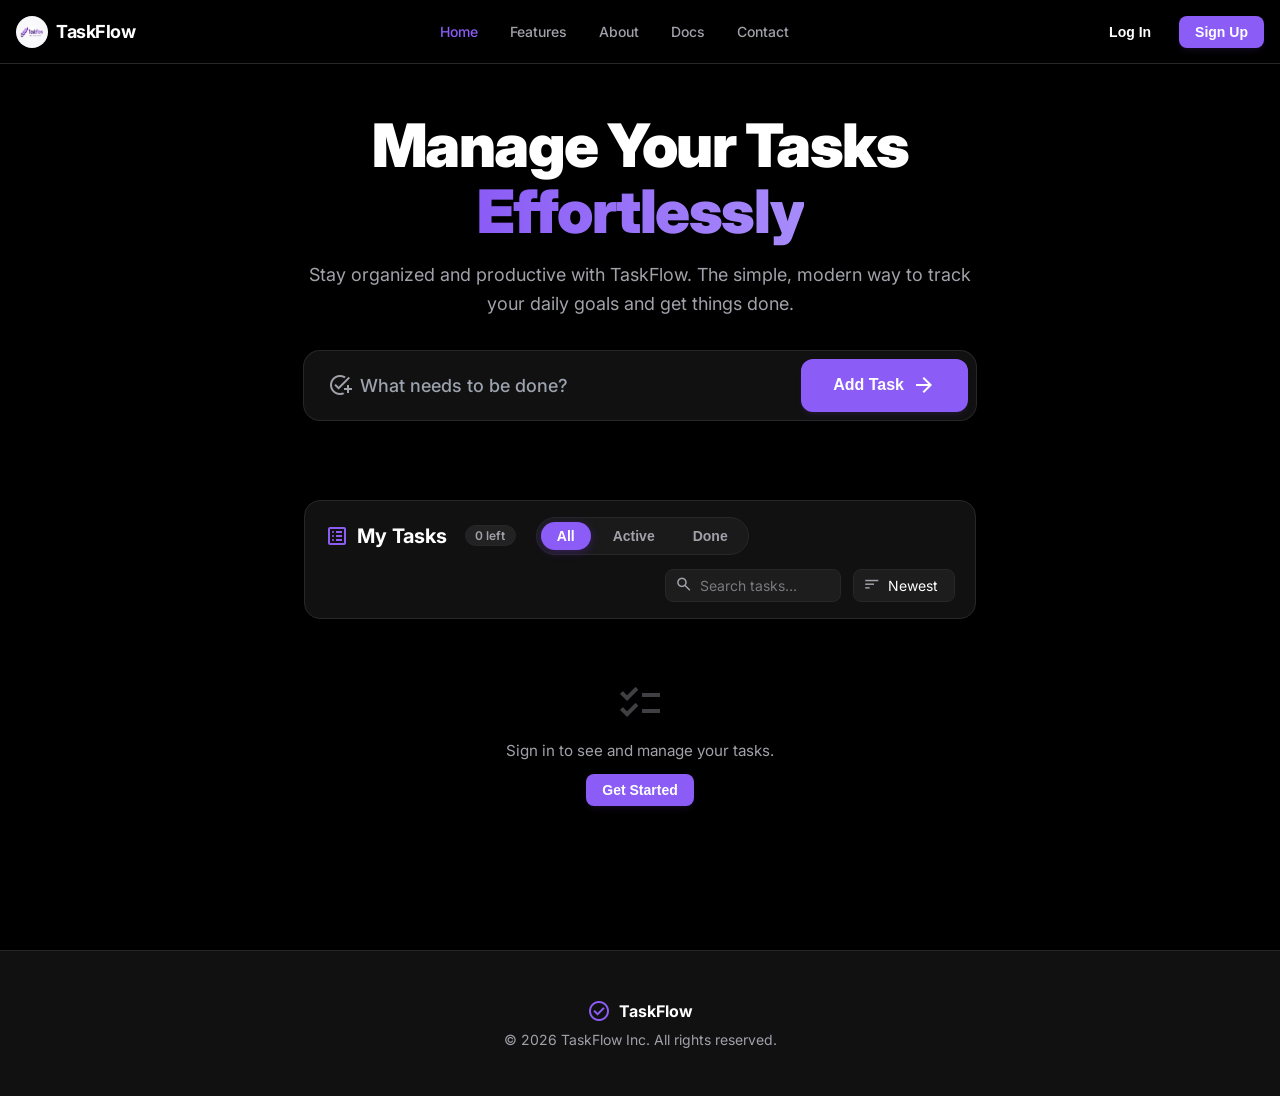
<file: index.html>
<!DOCTYPE html>
<html lang="en">

<head>
    <meta charset="UTF-8">
    <meta name="viewport" content="width=device-width, initial-scale=1.0">
    <title>TaskFlow - Home</title>
    <!-- Favicons -->
    <link rel="apple-touch-icon" sizes="180x180" href="./assets/favicons/apple-touch-icon.png">
    <link rel="icon" type="image/png" sizes="32x32" href="./assets/favicons/favicon-32x32.png">
    <link rel="icon" type="image/png" sizes="16x16" href="./assets/favicons/favicon-16x16.png">
    <link rel="manifest" href="./assets/favicons/site.webmanifest">
    <link rel="shortcut icon" href="./assets/favicons/favicon.ico">

    <!-- Link to the main style file -->
    <link rel="stylesheet" href="./css/style.css">
    <link rel="stylesheet" href="./css/auth.css">
</head>

<body>
    <!-- Global Navigation Bar -->
    <header class="navbar">
        <div class="container nav-content">
            <a href="index.html" class="logo-section">
                <div class="logo-icon" style="background: none; box-shadow: none;">
                    <img src="./assets/favicons/android-chrome-192x192.png" alt="TaskFlow Logo"
                        style="width: 100%; height: 100%; object-fit: contain; border-radius: 50%;">
                </div>
                <span class="logo-text">TaskFlow</span>
            </a>

            <nav class="nav-links">
                <a href="index.html" class="nav-link active">Home</a>
                <a href="features.html" class="nav-link">Features</a>
                <a href="about.html" class="nav-link">About</a>
                <a href="docs.html" class="nav-link">Docs</a>
                <a href="contact.html" class="nav-link">Contact</a>
            </nav>

            <div class="nav-actions">
                <!-- Populated by auth.js based on session state -->
            </div>
        </div>
    </header>

    <!-- Main Content Area: The To-Do App -->
    <main>
        <!-- Hero Section -->
        <div class="hero-section">
            <h1 class="hero-title">
                Manage Your Tasks <br />
                <span class="text-gradient">Effortlessly</span>
            </h1>
            <p class="hero-subtitle">
                Stay organized and productive with TaskFlow. The simple, modern way to track your daily goals and get
                things done.
            </p>

            <!-- Input Form Structure -->
            <div class="task-form-container">
                <!-- We use an ID to easily select this form in Javascript -->
                <form id="todo-form" class="task-form">
                    <div class="input-group">
                        <span class="material-symbols-outlined input-icon">add_task</span>
                        <!-- The input field where users type their tasks -->
                        <input type="text" id="todo-input" class="task-input" placeholder="What needs to be done?"
                            aria-label="New task input">
                    </div>
                    <button type="submit" class="btn btn-primary btn-add">
                        <span>Add Task</span>
                        <span class="material-symbols-outlined">arrow_forward</span>
                    </button>
                </form>
            </div>
        </div>

        <!-- Task List container where tasks will be injected by JavaScript -->
        <div class="task-list-container">
            <!-- ─── Filter / Control Bar ─────────────────────────────────── -->
            <div class="filter-bar">
                <!-- Left: title + task count -->
                <div class="filter-bar-left">
                    <h2 class="list-title">
                        <span class="material-symbols-outlined text-primary">list_alt</span>
                        My Tasks
                        <span id="task-count" class="task-count-badge"></span>
                    </h2>
                </div>

                <!-- Centre: status filter pills -->
                <div class="filter-pills" id="filter-pills">
                    <button class="filter-pill active" data-filter="all" onclick="setFilter('all')">All</button>
                    <button class="filter-pill" data-filter="active" onclick="setFilter('active')">Active</button>
                    <button class="filter-pill" data-filter="completed" onclick="setFilter('completed')">Done</button>
                </div>

                <!-- Right: search + sort + clear -->
                <div class="filter-bar-right">
                    <div class="search-box">
                        <span class="material-symbols-outlined search-icon">search</span>
                        <input type="text" id="task-search" class="search-input" placeholder="Search tasks…"
                            oninput="renderTasks()">
                    </div>

                    <div class="sort-wrapper">
                        <span class="material-symbols-outlined sort-icon">sort</span>
                        <select id="task-sort" class="sort-select" onchange="renderTasks()">
                            <option value="newest">Newest</option>
                            <option value="oldest">Oldest</option>
                            <option value="az">A → Z</option>
                            <option value="za">Z → A</option>
                        </select>
                    </div>

                    <button class="btn-clear-done" id="clear-done-btn" onclick="clearCompleted()"
                        title="Remove all completed tasks">
                        <span class="material-symbols-outlined">delete_sweep</span>
                        <span>Clear done</span>
                    </button>
                </div>
            </div>

            <!-- Task List -->
            <div id="todo-list" class="task-list"></div>
        </div>
    </main>

    <!-- Global Footer -->
    <footer>
        <div class="container footer-content">
            <div class="footer-brand">
                <div class="footer-logo">
                    <span class="material-symbols-outlined text-primary">check_circle</span>
                    <span>TaskFlow</span>
                </div>
                <p class="footer-text">© 2026 TaskFlow Inc. All rights reserved.</p>
            </div>
        </div>
    </footer>

    <!-- auth.js must load before app.js so getLoggedInUser() is available -->
    <script src="./js/auth.js"></script>
    <script src="./js/app.js"></script>
</body>

</html>
</file>
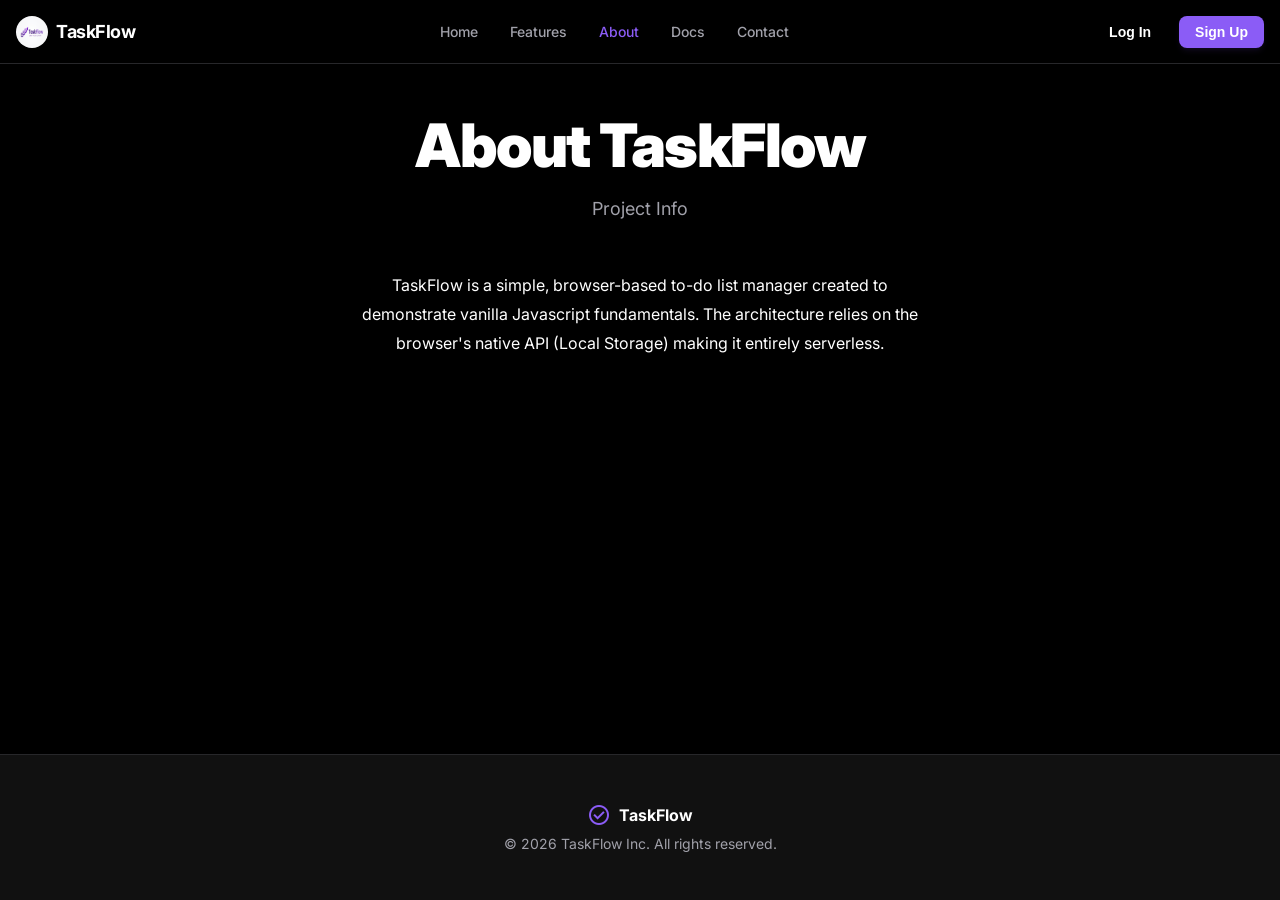
<file: about.html>
<!DOCTYPE html>
<html lang="en">

<head>
    <meta charset="UTF-8">
    <meta name="viewport" content="width=device-width, initial-scale=1.0">
    <title>TaskFlow - About</title>
    <!-- Favicons -->
    <link rel="apple-touch-icon" sizes="180x180" href="./assets/favicons/apple-touch-icon.png">
    <link rel="icon" type="image/png" sizes="32x32" href="./assets/favicons/favicon-32x32.png">
    <link rel="icon" type="image/png" sizes="16x16" href="./assets/favicons/favicon-16x16.png">
    <link rel="manifest" href="./assets/favicons/site.webmanifest">
    <link rel="shortcut icon" href="./assets/favicons/favicon.ico">
    <link rel="stylesheet" href="./css/style.css">
</head>

<body>
    <header class="navbar">
        <div class="container nav-content">
            <a href="index.html" class="logo-section">
                <div class="logo-icon" style="background: none; box-shadow: none;">
                    <img src="./assets/favicons/android-chrome-192x192.png" alt="TaskFlow Logo"
                        style="width: 100%; height: 100%; object-fit: contain; border-radius: 50%;">
                </div>
                <span class="logo-text">TaskFlow</span>
            </a>

            <nav class="nav-links">
                <a href="index.html" class="nav-link">Home</a>
                <a href="features.html" class="nav-link">Features</a>
                <a href="about.html" class="nav-link active">About</a>
                <a href="docs.html" class="nav-link">Docs</a>
                <a href="contact.html" class="nav-link">Contact</a>
            </nav>

            <div class="nav-actions">
                <!-- Populated by auth.js -->
            </div>
        </div>
    </header>

    <main>
        <div class="hero-section">
            <h1 class="hero-title">About TaskFlow</h1>
            <p class="hero-subtitle">Project Info</p>
        </div>
        <div class="container" style="max-width: 600px; margin: 0 auto; text-align: center; line-height: 1.8;">
            <p>TaskFlow is a simple, browser-based to-do list manager created to demonstrate vanilla Javascript
                fundamentals. The architecture relies on the browser's native API (Local Storage) making it entirely
                serverless.</p>
        </div>
    </main>

    <footer>
        <div class="container footer-content">
            <div class="footer-brand">
                <div class="footer-logo">
                    <span class="material-symbols-outlined text-primary">check_circle</span>
                    <span>TaskFlow</span>
                </div>
                <p class="footer-text">© 2026 TaskFlow Inc. All rights reserved.</p>
            </div>
        </div>
    </footer>

    <!-- Auth Logic Script -->
    <script src="./js/auth.js"></script>
</body>

</html>
</file>
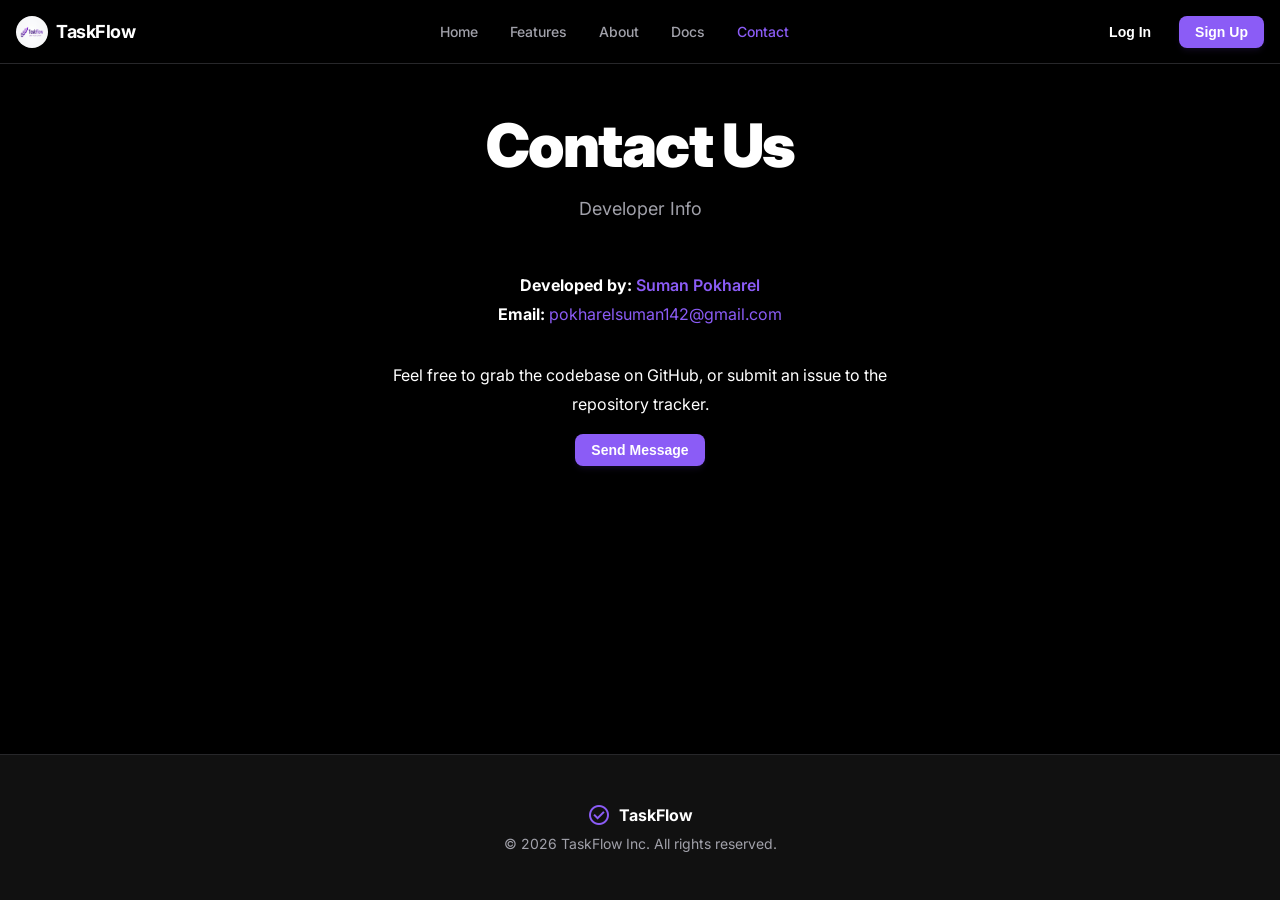
<file: contact.html>
<!DOCTYPE html>
<html lang="en">

<head>
    <meta charset="UTF-8">
    <meta name="viewport" content="width=device-width, initial-scale=1.0">
    <title>TaskFlow - Contact</title>
    <!-- Favicons -->
    <link rel="apple-touch-icon" sizes="180x180" href="./assets/favicons/apple-touch-icon.png">
    <link rel="icon" type="image/png" sizes="32x32" href="./assets/favicons/favicon-32x32.png">
    <link rel="icon" type="image/png" sizes="16x16" href="./assets/favicons/favicon-16x16.png">
    <link rel="manifest" href="./assets/favicons/site.webmanifest">
    <link rel="shortcut icon" href="./assets/favicons/favicon.ico">
    <link rel="stylesheet" href="./css/style.css">
</head>

<body>
    <header class="navbar">
        <div class="container nav-content">
            <a href="index.html" class="logo-section">
                <div class="logo-icon" style="background: none; box-shadow: none;">
                    <img src="./assets/favicons/android-chrome-192x192.png" alt="TaskFlow Logo"
                        style="width: 100%; height: 100%; object-fit: contain; border-radius: 50%;">
                </div>
                <span class="logo-text">TaskFlow</span>
            </a>

            <nav class="nav-links">
                <a href="index.html" class="nav-link">Home</a>
                <a href="features.html" class="nav-link">Features</a>
                <a href="about.html" class="nav-link">About</a>
                <a href="docs.html" class="nav-link">Docs</a>
                <a href="contact.html" class="nav-link active">Contact</a>
            </nav>

            <div class="nav-actions">
                <!-- Populated by auth.js -->
            </div>
        </div>
    </header>

    <main>
        <div class="hero-section">
            <h1 class="hero-title">Contact Us</h1>
            <p class="hero-subtitle">Developer Info</p>
        </div>

        <div class="container" style="max-width: 600px; margin: 0 auto; text-align: center; line-height: 1.8;">
            <p><strong>Developed by:</strong> <a href="https://portfolio-hazel-psi-43.vercel.app/" target="_blank"
                    rel="noopener" style="color: var(--primary); text-decoration: none; font-weight: 600;">Suman
                    Pokharel</a></p>
            <p><strong>Email:</strong> <a href="mailto:pokharelsuman142@gmail.com"
                    style="color: var(--primary); text-decoration: none;">pokharelsuman142@gmail.com</a></p>
            <p style="margin-top: 2rem;">Feel free to grab the codebase on GitHub, or submit an issue to the repository
                tracker.</p>
            <button class="btn btn-primary" style="margin-top: 1rem;">Send Message</button>
        </div>
    </main>

    <footer>
        <div class="container footer-content">
            <div class="footer-brand">
                <div class="footer-logo">
                    <span class="material-symbols-outlined text-primary">check_circle</span>
                    <span>TaskFlow</span>
                </div>
                <p class="footer-text">© 2026 TaskFlow Inc. All rights reserved.</p>
            </div>
        </div>
    </footer>

    <!-- Auth Logic Script -->
    <script src="./js/auth.js"></script>
</body>

</html>
</file>
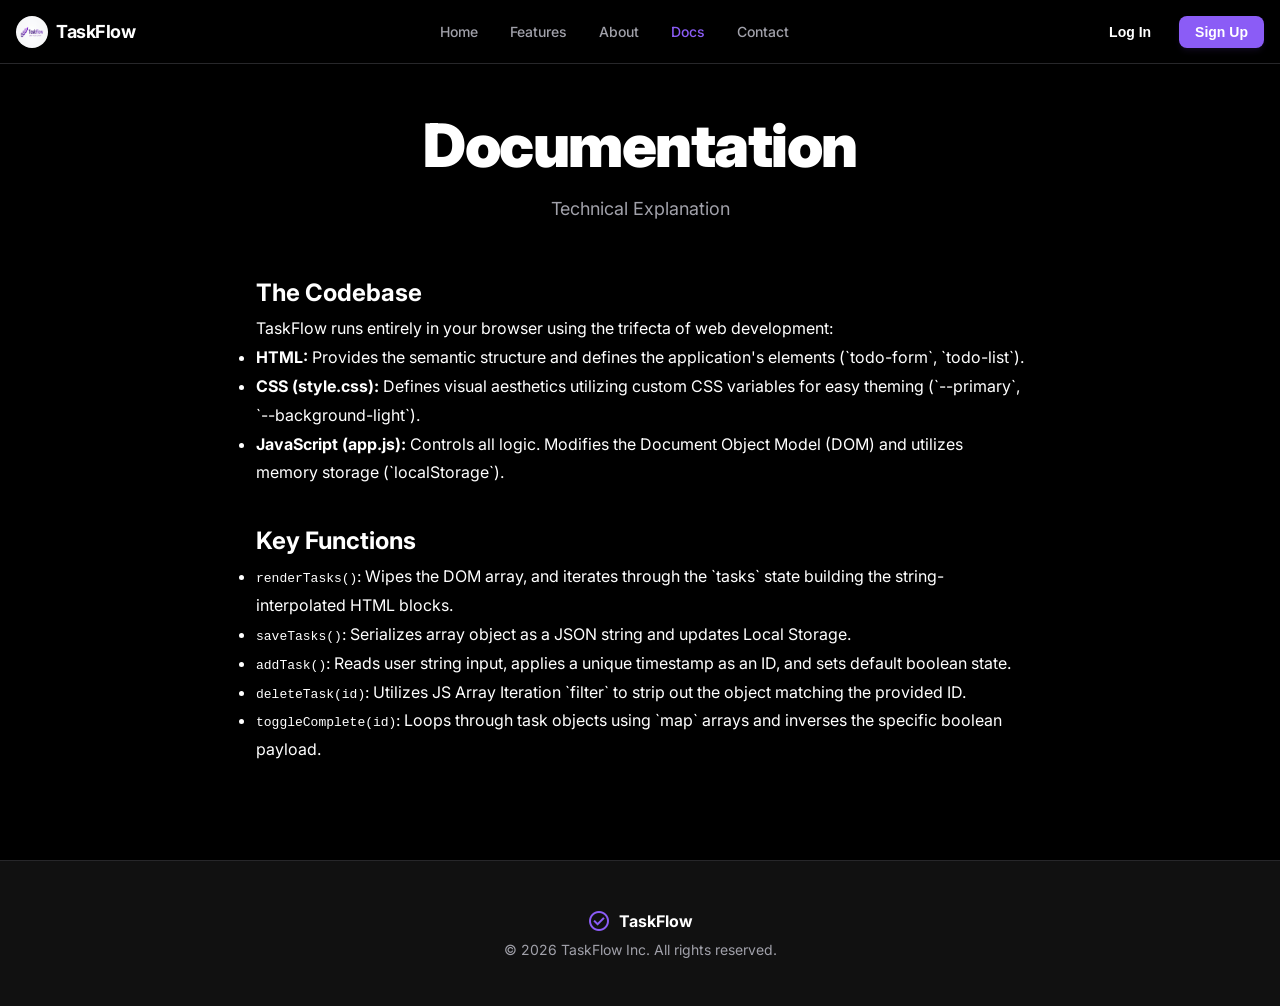
<file: docs.html>
<!DOCTYPE html>
<html lang="en">

<head>
    <meta charset="UTF-8">
    <meta name="viewport" content="width=device-width, initial-scale=1.0">
    <title>TaskFlow - Docs</title>
    <!-- Favicons -->
    <link rel="apple-touch-icon" sizes="180x180" href="./assets/favicons/apple-touch-icon.png">
    <link rel="icon" type="image/png" sizes="32x32" href="./assets/favicons/favicon-32x32.png">
    <link rel="icon" type="image/png" sizes="16x16" href="./assets/favicons/favicon-16x16.png">
    <link rel="manifest" href="./assets/favicons/site.webmanifest">
    <link rel="shortcut icon" href="./assets/favicons/favicon.ico">
    <link rel="stylesheet" href="./css/style.css">
</head>

<body>
    <header class="navbar">
        <div class="container nav-content">
            <a href="index.html" class="logo-section">
                <div class="logo-icon" style="background: none; box-shadow: none;">
                    <img src="./assets/favicons/android-chrome-192x192.png" alt="TaskFlow Logo"
                        style="width: 100%; height: 100%; object-fit: contain; border-radius: 50%;">
                </div>
                <span class="logo-text">TaskFlow</span>
            </a>

            <nav class="nav-links">
                <a href="index.html" class="nav-link">Home</a>
                <a href="features.html" class="nav-link">Features</a>
                <a href="about.html" class="nav-link">About</a>
                <a href="docs.html" class="nav-link active">Docs</a>
                <a href="contact.html" class="nav-link">Contact</a>
            </nav>

            <div class="nav-actions">
                <!-- Populated by auth.js -->
            </div>
        </div>
    </header>

    <main>
        <div class="hero-section">
            <h1 class="hero-title">Documentation</h1>
            <p class="hero-subtitle">Technical Explanation</p>
        </div>
        <div class="container" style="max-width: 800px; margin: 0 auto; line-height: 1.8;">
            <h2>The Codebase</h2>
            <p>TaskFlow runs entirely in your browser using the trifecta of web development:</p>
            <ul>
                <li><strong>HTML:</strong> Provides the semantic structure and defines the application's elements
                    (`todo-form`, `todo-list`).</li>
                <li><strong>CSS (style.css):</strong> Defines visual aesthetics utilizing custom CSS variables for easy
                    theming (`--primary`, `--background-light`).</li>
                <li><strong>JavaScript (app.js):</strong> Controls all logic. Modifies the Document Object Model (DOM)
                    and utilizes memory storage (`localStorage`).</li>
            </ul>

            <h2 style="margin-top:2rem;">Key Functions</h2>
            <ul>
                <li><code>renderTasks()</code>: Wipes the DOM array, and iterates through the `tasks` state building the
                    string-interpolated HTML blocks.</li>
                <li><code>saveTasks()</code>: Serializes array object as a JSON string and updates Local Storage.</li>
                <li><code>addTask()</code>: Reads user string input, applies a unique timestamp as an ID, and sets
                    default boolean state.</li>
                <li><code>deleteTask(id)</code>: Utilizes JS Array Iteration `filter` to strip out the object matching
                    the provided ID.</li>
                <li><code>toggleComplete(id)</code>: Loops through task objects using `map` arrays and inverses the
                    specific boolean payload.</li>
            </ul>
        </div>
    </main>

    <footer>
        <div class="container footer-content">
            <div class="footer-brand">
                <div class="footer-logo">
                    <span class="material-symbols-outlined text-primary">check_circle</span>
                    <span>TaskFlow</span>
                </div>
                <p class="footer-text">© 2026 TaskFlow Inc. All rights reserved.</p>
            </div>
        </div>
    </footer>

    <!-- Auth Logic Script -->
    <script src="./js/auth.js"></script>
</body>

</html>
</file>
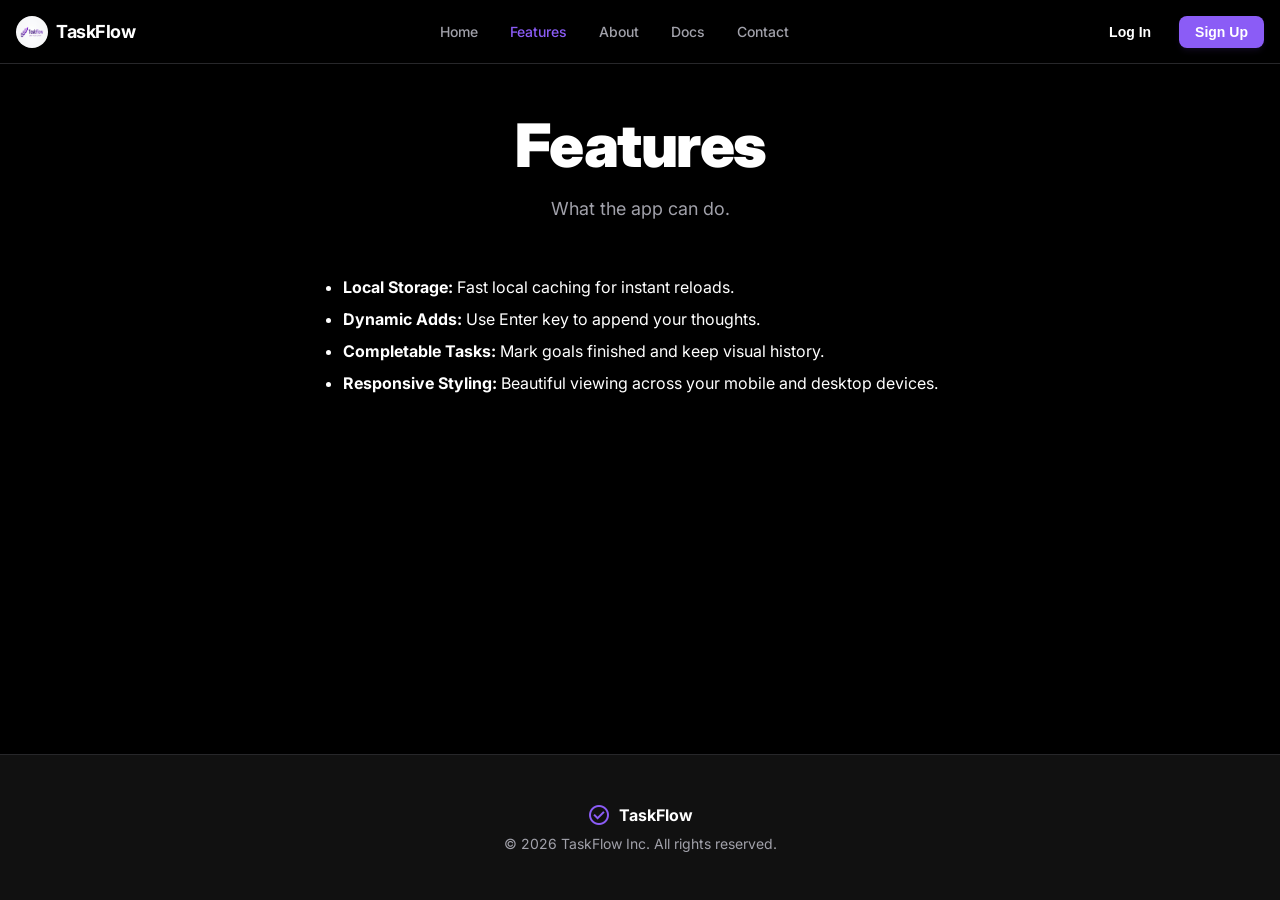
<file: features.html>
<!DOCTYPE html>
<html lang="en">

<head>
    <meta charset="UTF-8">
    <meta name="viewport" content="width=device-width, initial-scale=1.0">
    <title>TaskFlow - Features</title>
    <!-- Favicons -->
    <link rel="apple-touch-icon" sizes="180x180" href="./assets/favicons/apple-touch-icon.png">
    <link rel="icon" type="image/png" sizes="32x32" href="./assets/favicons/favicon-32x32.png">
    <link rel="icon" type="image/png" sizes="16x16" href="./assets/favicons/favicon-16x16.png">
    <link rel="manifest" href="./assets/favicons/site.webmanifest">
    <link rel="shortcut icon" href="./assets/favicons/favicon.ico">
    <link rel="stylesheet" href="./css/style.css">
</head>

<body>
    <header class="navbar">
        <div class="container nav-content">
            <a href="index.html" class="logo-section">
                <div class="logo-icon" style="background: none; box-shadow: none;">
                    <img src="./assets/favicons/android-chrome-192x192.png" alt="TaskFlow Logo"
                        style="width: 100%; height: 100%; object-fit: contain; border-radius: 50%;">
                </div>
                <span class="logo-text">TaskFlow</span>
            </a>

            <nav class="nav-links">
                <a href="index.html" class="nav-link">Home</a>
                <a href="features.html" class="nav-link active">Features</a>
                <a href="about.html" class="nav-link">About</a>
                <a href="docs.html" class="nav-link">Docs</a>
                <a href="contact.html" class="nav-link">Contact</a>
            </nav>

            <div class="nav-actions">
                <!-- Populated by auth.js -->
            </div>
        </div>
    </header>

    <main>
        <div class="hero-section">
            <h1 class="hero-title">Features</h1>
            <p class="hero-subtitle">What the app can do.</p>
        </div>
        <div class="container">
            <ul style="max-width: 600px; margin: 0 auto; line-height: 2;">
                <li><strong>Local Storage:</strong> Fast local caching for instant reloads.</li>
                <li><strong>Dynamic Adds:</strong> Use Enter key to append your thoughts.</li>
                <li><strong>Completable Tasks:</strong> Mark goals finished and keep visual history.</li>
                <li><strong>Responsive Styling:</strong> Beautiful viewing across your mobile and desktop devices.</li>
            </ul>
        </div>
    </main>

    <footer>
        <div class="container footer-content">
            <div class="footer-brand">
                <div class="footer-logo">
                    <span class="material-symbols-outlined text-primary">check_circle</span>
                    <span>TaskFlow</span>
                </div>
                <p class="footer-text">© 2026 TaskFlow Inc. All rights reserved.</p>
            </div>
        </div>
    </footer>

    <!-- Auth Logic Script -->
    <script src="./js/auth.js"></script>
</body>

</html>
</file>
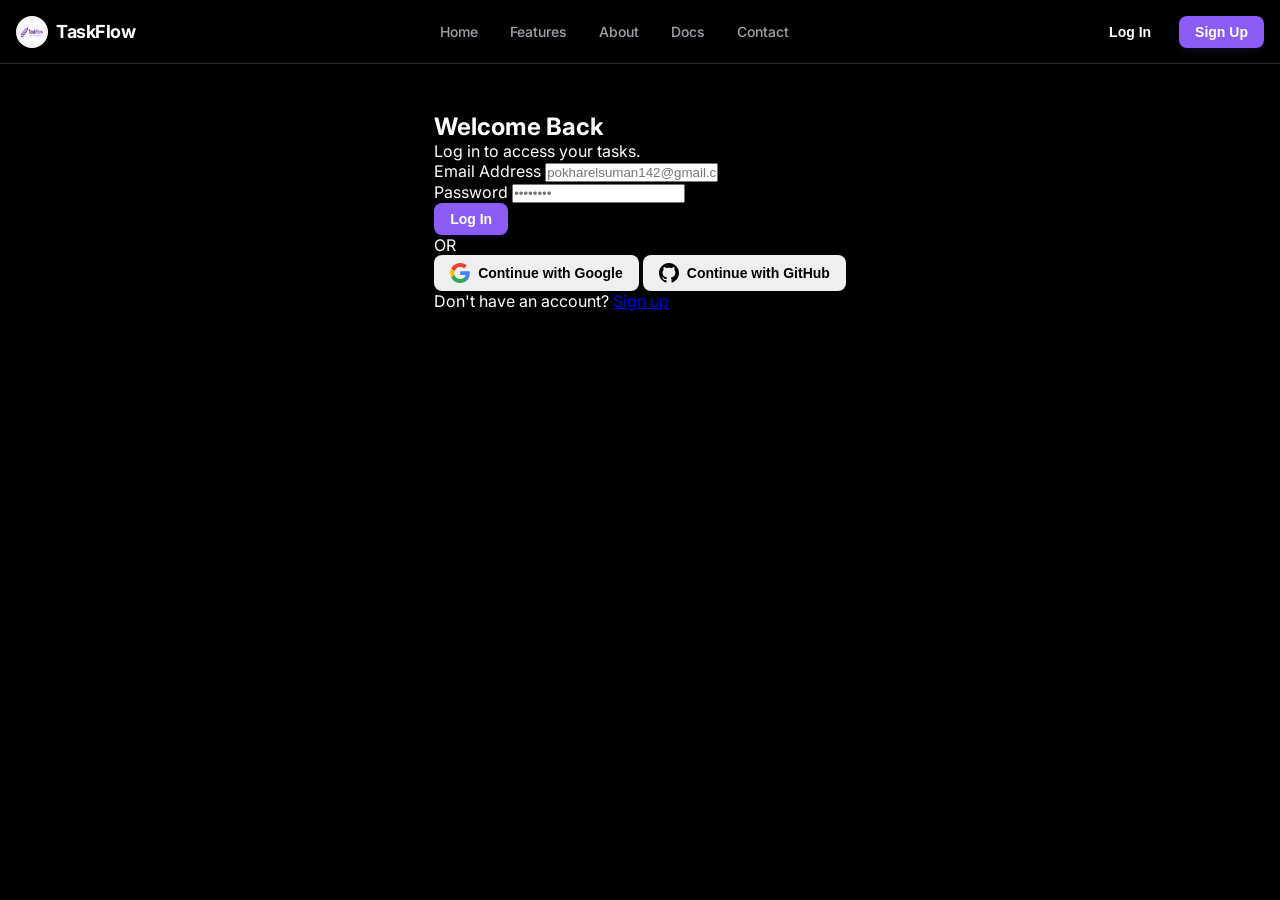
<file: login.html>
<!DOCTYPE html>
<html lang="en">

<head>
    <meta charset="UTF-8">
    <meta name="viewport" content="width=device-width, initial-scale=1.0">
    <title>TaskFlow - Log In</title>
    <link rel="stylesheet" href="./css/style.css">
</head>

<body>
    <header class="navbar">
        <div class="container nav-content">
            <a href="index.html" class="logo-section">
                <div class="logo-icon" style="background: none; box-shadow: none;">
                    <img src="./assets/favicons/android-chrome-192x192.png" alt="TaskFlow Logo"
                        style="width: 100%; height: 100%; object-fit: contain; border-radius: 50%;">
                </div>
                <span class="logo-text">TaskFlow</span>
            </a>

            <nav class="nav-links">
                <a href="index.html" class="nav-link">Home</a>
                <a href="features.html" class="nav-link">Features</a>
                <a href="about.html" class="nav-link">About</a>
                <a href="docs.html" class="nav-link">Docs</a>
                <a href="contact.html" class="nav-link">Contact</a>
            </nav>

            <div class="nav-actions">
                <a href="login.html" class="btn btn-ghost" style="color: var(--primary)">Log In</a>
                <a href="signup.html" class="btn btn-primary">Sign Up</a>
            </div>
        </div>
    </header>

    <main class="auth-main">
        <div class="auth-container">
            <div class="auth-header">
                <h2>Welcome Back</h2>
                <p>Log in to access your tasks.</p>
            </div>

            <form id="login-form" class="auth-form">
                <div class="form-group">
                    <label for="login-email">Email Address</label>
                    <input type="email" id="login-email" class="form-input" placeholder="pokharelsuman142@gmail.com"
                        required>
                    <span class="error-msg" id="login-email-error"></span>
                </div>

                <div class="form-group">
                    <label for="login-password">Password</label>
                    <input type="password" id="login-password" class="form-input" placeholder="••••••••" required>
                    <span class="error-msg" id="login-password-error"></span>
                </div>

                <!-- General Error Message for invalid logins -->
                <div class="form-group">
                    <span class="error-msg main-error" id="login-main-error"></span>
                </div>

                <button type="submit" class="btn btn-primary btn-full">
                    Log In
                </button>
            </form>

            <div class="auth-divider">
                <span>OR</span>
            </div>

            <!-- Mock OAuth Buttons -->
            <div class="oauth-buttons">
                <button class="btn btn-oauth" id="oauth-google">
                    <!-- Google SVG Icon -->
                    <svg viewBox="0 0 24 24" width="20" height="20" xmlns="http://www.w3.org/2000/svg">
                        <g transform="matrix(1, 0, 0, 1, 27.009001, -39.238998)">
                            <path fill="#4285F4"
                                d="M -3.264 51.509 C -3.264 50.719 -3.334 49.969 -3.454 49.239 L -14.754 49.239 L -14.754 53.749 L -8.284 53.749 C -8.574 55.229 -9.424 56.479 -10.684 57.329 L -10.684 60.329 L -6.824 60.329 C -4.564 58.239 -3.264 55.159 -3.264 51.509 Z" />
                            <path fill="#34A853"
                                d="M -14.754 63.239 C -11.514 63.239 -8.804 62.159 -6.824 60.329 L -10.684 57.329 C -11.764 58.049 -13.134 58.489 -14.754 58.489 C -17.884 58.489 -20.534 56.379 -21.484 53.529 L -25.464 53.529 L -25.464 56.619 C -23.494 60.539 -19.444 63.239 -14.754 63.239 Z" />
                            <path fill="#FBBC05"
                                d="M -21.484 53.529 C -21.734 52.809 -21.864 52.039 -21.864 51.239 C -21.864 50.439 -21.724 49.669 -21.484 48.949 L -21.484 45.859 L -25.464 45.859 C -26.284 47.479 -26.754 49.299 -26.754 51.239 C -26.754 53.179 -26.284 54.999 -25.464 56.619 L -21.484 53.529 Z" />
                            <path fill="#EA4335"
                                d="M -14.754 43.989 C -12.984 43.989 -11.404 44.599 -10.154 45.789 L -6.734 42.369 C -8.804 40.429 -11.514 39.239 -14.754 39.239 C -19.444 39.239 -23.494 41.939 -25.464 45.859 L -21.484 48.949 C -20.534 46.099 -17.884 43.989 -14.754 43.989 Z" />
                        </g>
                    </svg>
                    Continue with Google
                </button>
                <button class="btn btn-oauth" id="oauth-github">
                    <!-- GitHub SVG Icon -->
                    <svg viewBox="0 0 24 24" width="20" height="20" xmlns="http://www.w3.org/2000/svg">
                        <path fill="currentColor"
                            d="M12 0c-6.626 0-12 5.373-12 12 0 5.302 3.438 9.8 8.207 11.387.599.111.793-.261.793-.577v-2.234c-3.338.726-4.033-1.416-4.033-1.416-.546-1.387-1.333-1.756-1.333-1.756-1.089-.745.083-.729.083-.729 1.205.084 1.839 1.237 1.839 1.237 1.07 1.834 2.807 1.304 3.492.997.107-.775.418-1.305.762-1.604-2.665-.305-5.467-1.334-5.467-5.931 0-1.311.469-2.381 1.236-3.221-.124-.303-.535-1.524.117-3.176 0 0 1.008-.322 3.301 1.23.957-.266 1.983-.399 3.003-.404 1.02.005 2.047.138 3.006.404 2.291-1.552 3.297-1.23 3.297-1.23.653 1.653.242 2.874.118 3.176.77.84 1.235 1.911 1.235 3.221 0 4.609-2.807 5.624-5.479 5.921.43.372.823 1.102.823 2.222v3.293c0 .319.192.694.801.576 4.765-1.589 8.199-6.086 8.199-11.386 0-6.627-5.373-12-12-12z" />
                    </svg>
                    Continue with GitHub
                </button>
            </div>

            <p class="auth-footer">
                Don't have an account? <a href="signup.html">Sign up</a>
            </p>
        </div>
    </main>

    <!-- Auth Logic Script -->
    <script src="./js/auth.js"></script>
</body>

</html>
</file>
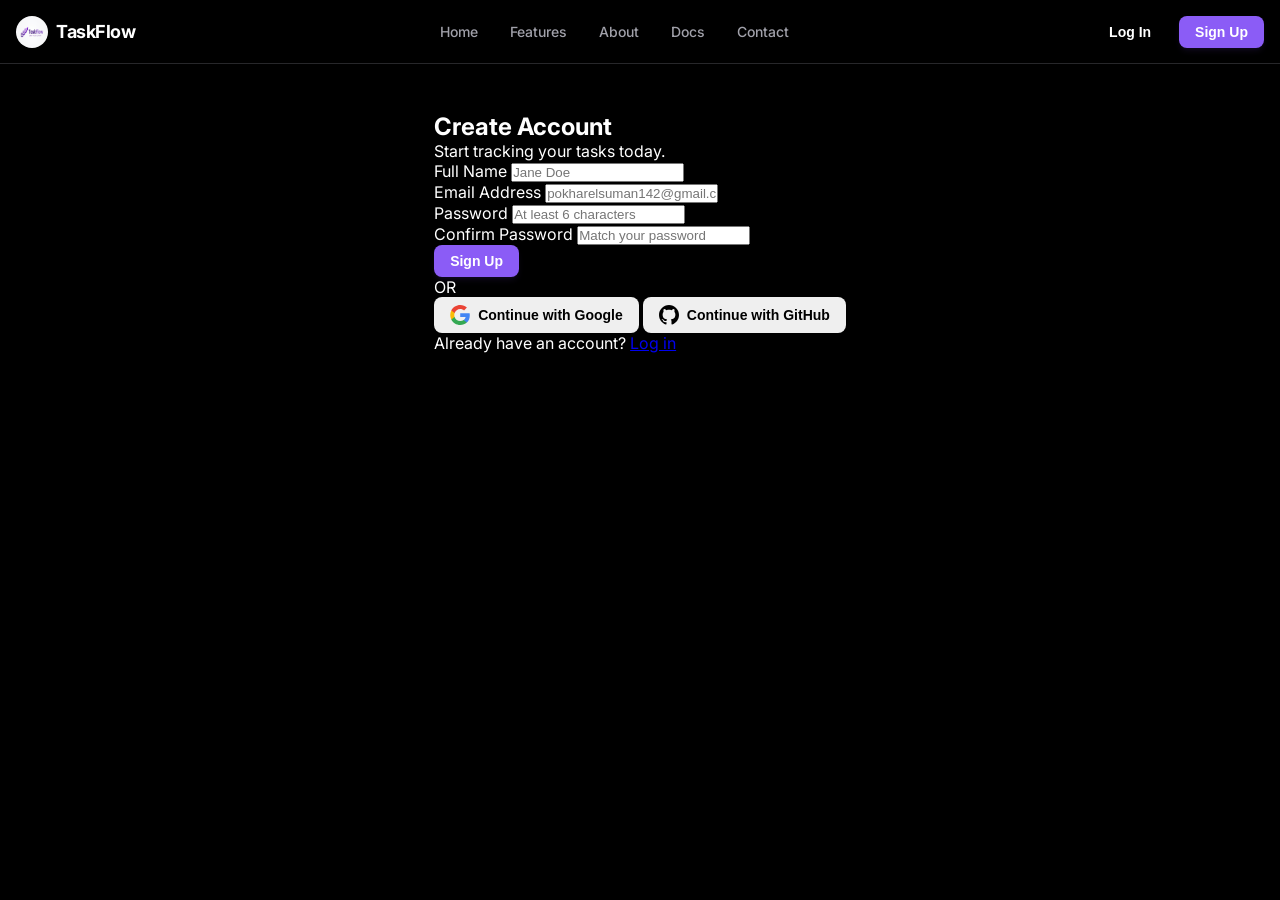
<file: signup.html>
<!DOCTYPE html>
<html lang="en">

<head>
    <meta charset="UTF-8">
    <meta name="viewport" content="width=device-width, initial-scale=1.0">
    <title>TaskFlow - Sign Up</title>
    <link rel="stylesheet" href="./css/style.css">
</head>

<body>
    <header class="navbar">
        <div class="container nav-content">
            <a href="index.html" class="logo-section">
                <div class="logo-icon" style="background: none; box-shadow: none;">
                    <img src="./assets/favicons/android-chrome-192x192.png" alt="TaskFlow Logo"
                        style="width: 100%; height: 100%; object-fit: contain; border-radius: 50%;">
                </div>
                <span class="logo-text">TaskFlow</span>
            </a>

            <nav class="nav-links">
                <a href="index.html" class="nav-link">Home</a>
                <a href="features.html" class="nav-link">Features</a>
                <a href="about.html" class="nav-link">About</a>
                <a href="docs.html" class="nav-link">Docs</a>
                <a href="contact.html" class="nav-link">Contact</a>
            </nav>

            <div class="nav-actions">
                <a href="login.html" class="btn btn-ghost">Log In</a>
                <a href="signup.html" class="btn btn-primary"
                    style="background-color: transparent; border: 1px solid var(--primary); color: var(--primary);">Sign
                    Up</a>
            </div>
        </div>
    </header>

    <main class="auth-main">
        <div class="auth-container">
            <div class="auth-header">
                <h2>Create Account</h2>
                <p>Start tracking your tasks today.</p>
            </div>

            <form id="signup-form" class="auth-form">
                <div class="form-group">
                    <label for="signup-name">Full Name</label>
                    <input type="text" id="signup-name" class="form-input" placeholder="Jane Doe" required>
                    <span class="error-msg" id="signup-name-error"></span>
                </div>

                <div class="form-group">
                    <label for="signup-email">Email Address</label>
                    <input type="email" id="signup-email" class="form-input" placeholder="pokharelsuman142@gmail.com"
                        required>
                    <span class="error-msg" id="signup-email-error"></span>
                </div>

                <div class="form-group">
                    <label for="signup-password">Password</label>
                    <input type="password" id="signup-password" class="form-input" placeholder="At least 6 characters"
                        required>
                    <span class="error-msg" id="signup-password-error"></span>
                </div>

                <div class="form-group">
                    <label for="signup-confirm-password">Confirm Password</label>
                    <input type="password" id="signup-confirm-password" class="form-input"
                        placeholder="Match your password" required>
                    <span class="error-msg" id="signup-confirm-password-error"></span>
                </div>

                <!-- General Error Message for existing accounts -->
                <div class="form-group">
                    <span class="error-msg main-error" id="signup-main-error"></span>
                </div>

                <button type="submit" class="btn btn-primary btn-full">
                    Sign Up
                </button>
            </form>

            <div class="auth-divider">
                <span>OR</span>
            </div>

            <!-- Mock OAuth Buttons -->
            <div class="oauth-buttons">
                <!-- Google SVG Icon inline -->
                <button class="btn btn-oauth" id="oauth-google-signup">
                    <svg viewBox="0 0 24 24" width="20" height="20" xmlns="http://www.w3.org/2000/svg">
                        <g transform="matrix(1, 0, 0, 1, 27.009001, -39.238998)">
                            <path fill="#4285F4"
                                d="M -3.264 51.509 C -3.264 50.719 -3.334 49.969 -3.454 49.239 L -14.754 49.239 L -14.754 53.749 L -8.284 53.749 C -8.574 55.229 -9.424 56.479 -10.684 57.329 L -10.684 60.329 L -6.824 60.329 C -4.564 58.239 -3.264 55.159 -3.264 51.509 Z" />
                            <path fill="#34A853"
                                d="M -14.754 63.239 C -11.514 63.239 -8.804 62.159 -6.824 60.329 L -10.684 57.329 C -11.764 58.049 -13.134 58.489 -14.754 58.489 C -17.884 58.489 -20.534 56.379 -21.484 53.529 L -25.464 53.529 L -25.464 56.619 C -23.494 60.539 -19.444 63.239 -14.754 63.239 Z" />
                            <path fill="#FBBC05"
                                d="M -21.484 53.529 C -21.734 52.809 -21.864 52.039 -21.864 51.239 C -21.864 50.439 -21.724 49.669 -21.484 48.949 L -21.484 45.859 L -25.464 45.859 C -26.284 47.479 -26.754 49.299 -26.754 51.239 C -26.754 53.179 -26.284 54.999 -25.464 56.619 L -21.484 53.529 Z" />
                            <path fill="#EA4335"
                                d="M -14.754 43.989 C -12.984 43.989 -11.404 44.599 -10.154 45.789 L -6.734 42.369 C -8.804 40.429 -11.514 39.239 -14.754 39.239 C -19.444 39.239 -23.494 41.939 -25.464 45.859 L -21.484 48.949 C -20.534 46.099 -17.884 43.989 -14.754 43.989 Z" />
                        </g>
                    </svg>
                    Continue with Google
                </button>
                <button class="btn btn-oauth" id="oauth-github-signup">
                    <svg viewBox="0 0 24 24" width="20" height="20" xmlns="http://www.w3.org/2000/svg">
                        <path fill="currentColor"
                            d="M12 0c-6.626 0-12 5.373-12 12 0 5.302 3.438 9.8 8.207 11.387.599.111.793-.261.793-.577v-2.234c-3.338.726-4.033-1.416-4.033-1.416-.546-1.387-1.333-1.756-1.333-1.756-1.089-.745.083-.729.083-.729 1.205.084 1.839 1.237 1.839 1.237 1.07 1.834 2.807 1.304 3.492.997.107-.775.418-1.305.762-1.604-2.665-.305-5.467-1.334-5.467-5.931 0-1.311.469-2.381 1.236-3.221-.124-.303-.535-1.524.117-3.176 0 0 1.008-.322 3.301 1.23.957-.266 1.983-.399 3.003-.404 1.02.005 2.047.138 3.006.404 2.291-1.552 3.297-1.23 3.297-1.23.653 1.653.242 2.874.118 3.176.77.84 1.235 1.911 1.235 3.221 0 4.609-2.807 5.624-5.479 5.921.43.372.823 1.102.823 2.222v3.293c0 .319.192.694.801.576 4.765-1.589 8.199-6.086 8.199-11.386 0-6.627-5.373-12-12-12z" />
                    </svg>
                    Continue with GitHub
                </button>
            </div>

            <p class="auth-footer">
                Already have an account? <a href="login.html">Log in</a>
            </p>
        </div>
    </main>

    <!-- Auth Logic Script -->
    <script src="./js/auth.js"></script>
</body>

</html>
</file>
<file: css/style.css>
/* todo-app/css/style.css */
@import url('https://fonts.googleapis.com/css2?family=Inter:wght@400;500;600;700;900&display=swap');
@import url('https://fonts.googleapis.com/css2?family=Material+Symbols+Outlined:wght,FILL@100..700,0..1&display=swap');

:root {
  --primary: #8b5cf6;
  --primary-hover: #7c3aed;
  --primary-light: rgba(139, 92, 246, 0.2);
  --background-light: #000000;
  --background-dark: #101922;
  --surface-light: #111111;
  --surface-dark: #1a2632;
  --text-primary: #ffffff;
  --text-secondary: #a1a1aa;
  --border-light: #27272a;
  --font-display: 'Inter', sans-serif;
  --shadow-soft: 0 10px 40px -10px rgba(0, 0, 0, 0.5);
}

/* Reset and Base Styles */
* {
  margin: 0;
  padding: 0;
  box-sizing: border-box;
}

body {
  font-family: var(--font-display);
  background-color: var(--background-light);
  color: var(--text-primary);
  min-height: 100vh;
  display: flex;
  flex-direction: column;
  -webkit-font-smoothing: antialiased;
}

/* Material Symbols Adjustments */
.material-symbols-outlined {
  font-variation-settings:
    'FILL' 0,
    'wght' 400,
    'GRAD' 0,
    'opsz' 24
}

.material-symbols-outlined.fill {
  font-variation-settings: 'FILL' 1;
}

/* Typography and Utilities */
.text-center {
  text-align: center;
}

.font-bold {
  font-weight: 700;
}

.font-medium {
  font-weight: 500;
}

.font-black {
  font-weight: 900;
}

.text-primary {
  color: var(--primary);
}

.text-secondary {
  color: var(--text-secondary);
}

.text-white {
  color: white;
}

.bg-primary {
  background-color: var(--primary);
}

.bg-primary-hover {
  background-color: var(--primary-hover);
}

/* Layout */
.container {
  max-width: 1280px;
  margin: 0 auto;
  padding: 0 1rem;
}

/* Navigation Bar */
.navbar {
  position: sticky;
  top: 0;
  z-index: 50;
  background-color: rgba(0, 0, 0, 0.9);
  backdrop-filter: blur(12px);
  border-bottom: 1px solid var(--border-light);
  height: 4rem;
  display: flex;
  align-items: center;
}

.nav-content {
  display: flex;
  justify-content: space-between;
  align-items: center;
  width: 100%;
}

.logo-section {
  display: flex;
  align-items: center;
  gap: 0.5rem;
  text-decoration: none;
  color: var(--text-primary);
}

.logo-icon {
  display: flex;
  align-items: center;
  justify-content: center;
  width: 2rem;
  height: 2rem;
  border-radius: 0.5rem;
  background-color: rgba(139, 92, 246, 0.1);
  color: var(--primary);
}

.logo-icon .material-symbols-outlined {
  font-size: 24px;
}

.logo-text {
  font-size: 1.125rem;
  font-weight: 700;
  letter-spacing: -0.025em;
}

.nav-links {
  display: flex;
  gap: 2rem;
}

.nav-link {
  font-size: 0.875rem;
  font-weight: 500;
  color: var(--text-secondary);
  text-decoration: none;
  transition: color 0.2s ease;
}

.nav-link:hover,
.nav-link.active {
  color: var(--primary);
}

.nav-actions {
  display: flex;
  gap: 0.75rem;
}

.btn {
  padding: 0.5rem 1rem;
  font-size: 0.875rem;
  font-weight: 600;
  border-radius: 0.5rem;
  cursor: pointer;
  border: none;
  transition: all 0.2s ease;
  display: inline-flex;
  align-items: center;
  justify-content: center;
  gap: 0.5rem;
}

.btn-ghost {
  background: transparent;
  color: var(--text-primary);
}

.btn-ghost:hover {
  color: var(--primary);
}

.btn-primary {
  background-color: var(--primary);
  color: white;
  box-shadow: 0 4px 6px -1px rgba(139, 92, 246, 0.1), 0 2px 4px -1px rgba(139, 92, 246, 0.06);
}

.btn-primary:hover {
  background-color: var(--primary-hover);
}

/* Main Content Area */
main {
  flex-grow: 1;
  display: flex;
  flex-direction: column;
  align-items: center;
  padding: 3rem 1rem 6rem;
}

.hero-section {
  max-width: 56rem;
  text-align: center;
  margin-bottom: 3rem;
}

.hero-title {
  font-size: clamp(2.25rem, 5vw, 3.75rem);
  font-weight: 900;
  line-height: 1.1;
  letter-spacing: -0.025em;
  margin-bottom: 1rem;
}

.text-gradient {
  background: linear-gradient(to right, var(--primary), #a78bfa);
  -webkit-background-clip: text;
  -webkit-text-fill-color: transparent;
  background-clip: text;
  color: transparent;
}

.hero-subtitle {
  max-width: 42rem;
  margin: 0 auto;
  font-size: 1.125rem;
  color: var(--text-secondary);
  line-height: 1.625;
}

/* Input Form */
.task-form-container {
  width: 100%;
  max-width: 42rem;
  background-color: var(--surface-light);
  padding: 0.5rem;
  border-radius: 1rem;
  box-shadow: var(--shadow-soft);
  box-shadow: 0 0 0 1px var(--border-light);
  margin-top: 2rem;
  transition: transform 0.3s ease;
}

.task-form-container:hover {
  transform: translateY(-4px);
}

.task-form {
  display: flex;
  gap: 0.5rem;
}

.input-group {
  position: relative;
  flex-grow: 1;
  display: flex;
  align-items: center;
}

.input-icon {
  position: absolute;
  left: 1rem;
  color: var(--text-secondary);
}

.task-input {
  width: 100%;
  padding: 1rem 1rem 1rem 3rem;
  font-family: inherit;
  font-size: 1.125rem;
  font-weight: 500;
  color: var(--text-primary);
  border: none;
  background: transparent;
  outline: none;
}

.task-input::placeholder {
  color: #9ca3af;
}

.input-group:focus-within .input-icon {
  color: var(--primary);
}

.btn-add {
  padding: 0.75rem 2rem;
  border-radius: 0.75rem;
  font-size: 1rem;
}

/* Task List Area */
.task-list-container {
  width: 100%;
  max-width: 42rem;
  margin-top: 2rem;
}

.list-header {
  display: flex;
  justify-content: space-between;
  align-items: center;
  padding: 0 0.5rem;
  margin-bottom: 1.5rem;
}

.list-title {
  font-size: 1.25rem;
  font-weight: 700;
  display: flex;
  align-items: center;
  gap: 0.5rem;
}

.task-filters,
.filters-container {
  display: none;
  /* Hide as per basic requirements, can re-add later */
}

/* Task Item */
.task-list {
  display: flex;
  flex-direction: column;
  gap: 0.75rem;
}

.task-item {
  display: flex;
  align-items: center;
  gap: 1rem;
  padding: 1rem;
  background-color: var(--surface-light);
  border-radius: 0.75rem;
  border: 1px solid transparent;
  box-shadow: 0 1px 2px 0 rgba(0, 0, 0, 0.05);
  transition: all 0.2s ease;
}

.task-item:hover {
  border-color: rgba(139, 92, 246, 0.2);
  box-shadow: var(--shadow-soft);
}

/* Custom Checkbox */
.checkbox-container {
  position: relative;
  display: flex;
  align-items: center;
  justify-content: center;
  cursor: pointer;
  padding: 0.25rem;
}

.task-checkbox {
  appearance: none;
  width: 1.25rem;
  height: 1.25rem;
  border: 2px solid #3f3f46;
  border-radius: 0.375rem;
  cursor: pointer;
  transition: all 0.2s ease;
}

.task-checkbox:checked {
  background-color: var(--primary);
  border-color: var(--primary);
}

.checkbox-icon {
  position: absolute;
  color: white;
  opacity: 0;
  pointer-events: none;
  font-size: 16px !important;
  transition: opacity 0.2s ease;
}

.task-checkbox:checked+.checkbox-icon {
  opacity: 1;
}

.task-content {
  flex-grow: 1;
  min-width: 0;
}

.task-text {
  font-size: 1rem;
  font-weight: 500;
  color: var(--text-primary);
  white-space: nowrap;
  overflow: hidden;
  text-overflow: ellipsis;
  transition: color 0.2s ease;
}

.task-item:hover .task-text:not(.completed) {
  color: var(--primary);
}

.task-text.completed {
  color: var(--text-secondary);
  text-decoration: line-through;
  opacity: 0.7;
}

.btn-delete {
  background: transparent;
  border: none;
  color: var(--text-secondary);
  padding: 0.5rem;
  border-radius: 0.5rem;
  cursor: pointer;
  opacity: 0;
  transition: all 0.2s ease;
}

.task-item:hover .btn-delete {
  opacity: 1;
}

.btn-delete:hover {
  color: #ef4444;
  background-color: rgba(239, 68, 68, 0.1);
}

/* Footer Section */
footer {
  background-color: var(--surface-light);
  border-top: 1px solid var(--border-light);
  margin-top: auto;
  padding: 3rem 0;
}

.footer-content {
  display: flex;
  flex-direction: column;
  align-items: center;
  gap: 1.5rem;
}

.footer-brand {
  display: flex;
  flex-direction: column;
  align-items: center;
  gap: 0.5rem;
}

.footer-logo {
  display: flex;
  align-items: center;
  gap: 0.5rem;
  font-weight: 700;
}

.footer-text {
  font-size: 0.875rem;
  color: var(--text-secondary);
}

/* Responsive adjustments */
@media (max-width: 768px) {

  .nav-links,
  .nav-actions {
    display: none;
  }
}

@media (max-width: 640px) {
  .task-form {
    flex-direction: column;
  }
}
</file>
<file: css/auth.css>
/* auth.css — TaskFlow Authentication + UI Component Styles */

/* ─── Form helpers (used inside the modal) ───────────────────────── */
.auth-form {
    display: flex;
    flex-direction: column;
    gap: 1rem;
}

.form-group {
    display: flex;
    flex-direction: column;
    gap: 0.375rem;
}

.form-group label {
    font-size: 0.875rem;
    font-weight: 500;
    color: var(--text-primary);
}

.form-input {
    width: 100%;
    box-sizing: border-box;
    padding: 0.75rem 1rem;
    border: 1px solid var(--border-light);
    border-radius: 0.5rem;
    background: rgba(255, 255, 255, 0.05);
    color: var(--text-primary);
    font-family: inherit;
    font-size: 1rem;
    transition: border-color 0.2s, box-shadow 0.2s;
}

.form-input:focus {
    outline: none;
    border-color: var(--primary);
    box-shadow: 0 0 0 3px var(--primary-light);
}

.form-input.error {
    border-color: #ef4444;
}

.form-input.error:focus {
    box-shadow: 0 0 0 3px rgba(239, 68, 68, 0.2);
}

.error-msg {
    color: #ef4444;
    font-size: 0.75rem;
    font-weight: 500;
    min-height: 1rem;
}

.main-error {
    text-align: center;
    margin-top: -0.5rem;
}

.btn-full {
    width: 100%;
    padding: 0.875rem;
    font-size: 1rem;
    margin-top: 0.25rem;
}

/* ─── Auth Modal overlay ─────────────────────────────────────────── */
#auth-modal {
    display: none;
    position: fixed;
    inset: 0;
    z-index: 1000;
    align-items: center;
    justify-content: center;
}

#auth-modal.open {
    display: flex;
}

.auth-modal-backdrop {
    position: absolute;
    inset: 0;
    background: rgba(0, 0, 0, 0.65);
    backdrop-filter: blur(4px);
}

.auth-modal-box {
    position: relative;
    z-index: 1001;
    width: min(26rem, 92vw);
    background: var(--surface-light);
    border: 1px solid var(--border-light);
    border-radius: 1.25rem;
    padding: 2rem 2rem 2.25rem;
    box-shadow: 0 24px 60px rgba(0, 0, 0, 0.5);
    animation: modalIn 0.25s ease;
}

@keyframes modalIn {
    from {
        opacity: 0;
        transform: translateY(16px) scale(0.97);
    }

    to {
        opacity: 1;
        transform: translateY(0) scale(1);
    }
}

.auth-modal-close {
    position: absolute;
    top: 1rem;
    right: 1rem;
    background: none;
    border: none;
    color: var(--text-secondary);
    cursor: pointer;
    padding: 0.25rem;
    line-height: 1;
    border-radius: 0.375rem;
    transition: color 0.2s, background 0.2s;
}

.auth-modal-close:hover {
    color: var(--text-primary);
    background: rgba(255, 255, 255, 0.08);
}

/* ─── Tab bar ───────────────────────────────────────────────────── */
.auth-modal-tabs {
    display: flex;
    gap: 0.5rem;
    margin-bottom: 1.75rem;
    border-bottom: 1px solid var(--border-light);
    padding-bottom: 0.75rem;
}

.auth-tab {
    flex: 1;
    background: none;
    border: none;
    color: var(--text-secondary);
    font-size: 0.95rem;
    font-weight: 600;
    padding: 0.5rem 0;
    cursor: pointer;
    border-radius: 0.375rem;
    transition: color 0.2s, background 0.2s;
}

.auth-tab:hover {
    color: var(--text-primary);
}

.auth-tab.active {
    color: var(--primary);
    background: var(--primary-light);
}

/* ─── Empty state (shown in task list when not logged in) ─────── */
.empty-state {
    display: flex;
    flex-direction: column;
    align-items: center;
    gap: 0.875rem;
    padding: 3rem 1rem;
    color: var(--text-secondary);
    text-align: center;
}

.empty-state .empty-icon {
    font-size: 3rem;
    opacity: 0.4;
}

.empty-state p {
    font-size: 0.95rem;
    max-width: 22rem;
}

/* ═══════════════════════════════════════════════════════════════════
   ─── FILTER BAR ──────────────────────────────────────────────────
   ═══════════════════════════════════════════════════════════════════ */

.filter-bar {
    display: flex;
    align-items: center;
    flex-wrap: wrap;
    gap: 0.875rem 1.25rem;
    padding: 1rem 1.25rem;
    margin-bottom: 0.75rem;
    background: var(--surface-light);
    border: 1px solid var(--border-light);
    border-radius: 1rem;
}

.filter-bar-left {
    flex: 0 0 auto;
}

/* Task count badge beside title */
.task-count-badge {
    display: inline-block;
    font-size: 0.75rem;
    font-weight: 600;
    color: var(--text-secondary);
    background: rgba(255, 255, 255, 0.07);
    border: 1px solid var(--border-light);
    border-radius: 999px;
    padding: 0.1rem 0.6rem;
    margin-left: 0.6rem;
    vertical-align: middle;
}

/* ─── Status filter pills ──────────────────────────────────────── */
.filter-pills {
    display: flex;
    gap: 0.375rem;
    background: rgba(255, 255, 255, 0.04);
    border: 1px solid var(--border-light);
    border-radius: 999px;
    padding: 0.25rem;
}

.filter-pill {
    background: none;
    border: none;
    color: var(--text-secondary);
    font-size: 0.875rem;
    font-weight: 600;
    padding: 0.375rem 1rem;
    border-radius: 999px;
    cursor: pointer;
    transition: color 0.2s, background 0.2s;
}

.filter-pill:hover {
    color: var(--text-primary);
}

.filter-pill.active {
    background: var(--primary);
    color: #fff;
    box-shadow: 0 2px 8px rgba(109, 40, 217, 0.35);
}

/* ─── Right controls ─────────────────────────────────────────── */
.filter-bar-right {
    display: flex;
    align-items: center;
    gap: 0.75rem;
    margin-left: auto;
    flex-wrap: wrap;
}

/* Search box */
.search-box {
    position: relative;
    display: flex;
    align-items: center;
}

.search-icon {
    position: absolute;
    left: 0.6rem;
    font-size: 1.1rem;
    color: var(--text-secondary);
    pointer-events: none;
}

.search-input {
    background: rgba(255, 255, 255, 0.05);
    border: 1px solid var(--border-light);
    border-radius: 0.5rem;
    color: var(--text-primary);
    font-family: inherit;
    font-size: 0.875rem;
    padding: 0.45rem 0.75rem 0.45rem 2.1rem;
    width: 11rem;
    transition: border-color 0.2s, box-shadow 0.2s, width 0.25s;
}

.search-input:focus {
    outline: none;
    border-color: var(--primary);
    box-shadow: 0 0 0 3px var(--primary-light);
    width: 14rem;
}

.search-input::placeholder {
    color: var(--text-secondary);
    opacity: 0.7;
}

/* Sort dropdown */
.sort-wrapper {
    position: relative;
    display: flex;
    align-items: center;
}

.sort-icon {
    position: absolute;
    left: 0.6rem;
    font-size: 1.1rem;
    color: var(--text-secondary);
    pointer-events: none;
}

.sort-select {
    appearance: none;
    background: rgba(255, 255, 255, 0.05);
    border: 1px solid var(--border-light);
    border-radius: 0.5rem;
    color: var(--text-primary);
    font-family: inherit;
    font-size: 0.875rem;
    padding: 0.45rem 1rem 0.45rem 2.1rem;
    cursor: pointer;
    transition: border-color 0.2s;
}

.sort-select:focus {
    outline: none;
    border-color: var(--primary);
}

/* Darker option background for dark-mode readability */
.sort-select option {
    background: #1a1a2e;
    color: var(--text-primary);
}

/* Clear done button */
.btn-clear-done {
    display: none;
    /* shown via JS when tasks are completed */
    align-items: center;
    gap: 0.375rem;
    background: none;
    border: 1px solid rgba(239, 68, 68, 0.35);
    border-radius: 0.5rem;
    color: #ef4444;
    font-family: inherit;
    font-size: 0.8rem;
    font-weight: 600;
    padding: 0.4rem 0.75rem;
    cursor: pointer;
    transition: background 0.2s, border-color 0.2s;
    white-space: nowrap;
}

.btn-clear-done:hover {
    background: rgba(239, 68, 68, 0.1);
    border-color: #ef4444;
}

.btn-clear-done .material-symbols-outlined {
    font-size: 1.1rem;
}

/* Subtle fade for completed task rows */
.task-item--done {
    opacity: 0.65;
}

/* ─── Responsive tweaks ──────────────────────────────────────── */
@media (max-width: 720px) {
    .filter-bar {
        flex-direction: column;
        align-items: flex-start;
    }

    .filter-bar-right {
        margin-left: 0;
        width: 100%;
    }

    .search-input,
    .search-input:focus {
        width: 100%;
    }
}
</file>
